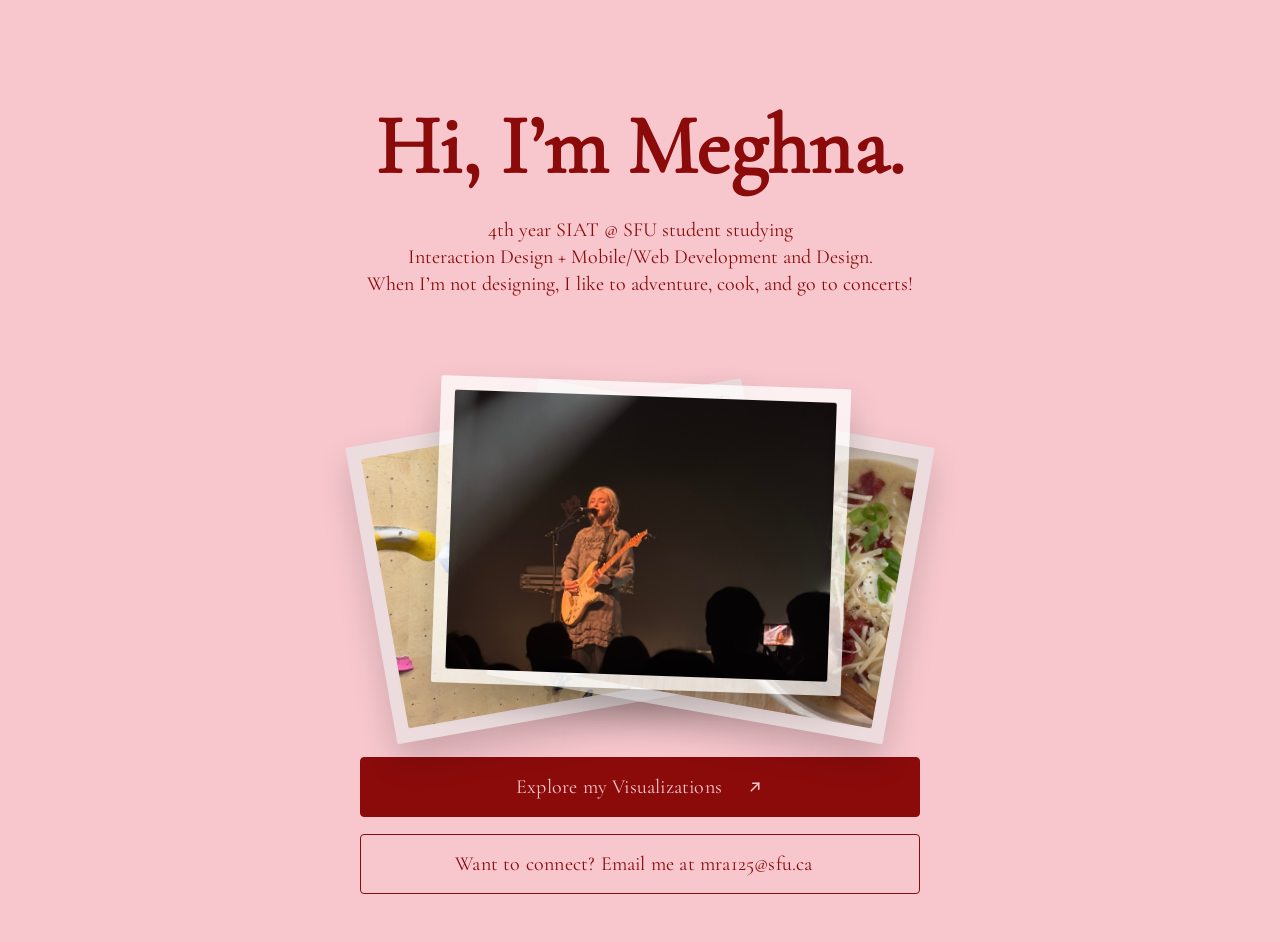
<file: index.html>
<!doctype html>
<html lang="en">
<head>
  <meta charset="utf-8" />
  <meta name="viewport" content="width=device-width, initial-scale=1" />
  <title>Meghna's Website!</title>
  <meta name="description" content="Personal website + visualization portfolio." />
  <link rel="stylesheet" href="style.css" />
  <script src="main.js" defer></script>
</head>
<body>

  <main class="page">
    <header class="hero">
      <h1 class="hero-title">Hi, I’m <span class="hero-name">Meghna</span>.</h1>

      <p class="hero-subtitle">
        4th year SIAT @ SFU student studying<br/>
        Interaction Design + Mobile/Web Development and Design.
        <br/>
        When I’m not designing, I like to adventure, cook, and go to concerts!
      </p>

<section class="photo-area" aria-label="Photo stack">
  
  <div
    id="photoStack"
    class="photo-stack"
  >
    <figure class="polaroid p-left">
      <img src="images/climbing.jpg" alt="Indoor bouldering/climbing photo" loading="lazy" />
    </figure>

    <figure class="polaroid p-center">
      <img src="images/concerts.jpg" alt="Concert photo with a performer on stage" loading="lazy" />
    </figure>

    <figure class="polaroid p-right">
      <img src="images/cooking.jpg" alt="Homemade meal photo (bowls of soup)" loading="lazy" />
    </figure>
  </div>
</section>


    <section class="cta-area" aria-label="Links">
      <a class="btn btn-primary" href="visualizations.html">
        Explore my Visualizations
        <span class="icon" aria-hidden="true">
        </span>
                  <svg viewBox="0 0 24 24" width="18" height="18">
            <path d="M7 17L17 7" fill="none" stroke="currentColor" stroke-width="2" stroke-linecap="round"/>
            <path d="M9 7h8v8" fill="none" stroke="currentColor" stroke-width="2" stroke-linecap="round"/>
          </svg>
      </a>


      <a class="btn btn-outline" href="mailto:mra125@sfu.ca">
        Want to connect? Email me at mra125@sfu.ca
        <span class="icon" aria-hidden="true">
        </span>
      </a>
    </section>
    </header>
  </main>
</body>
</html>
</file>
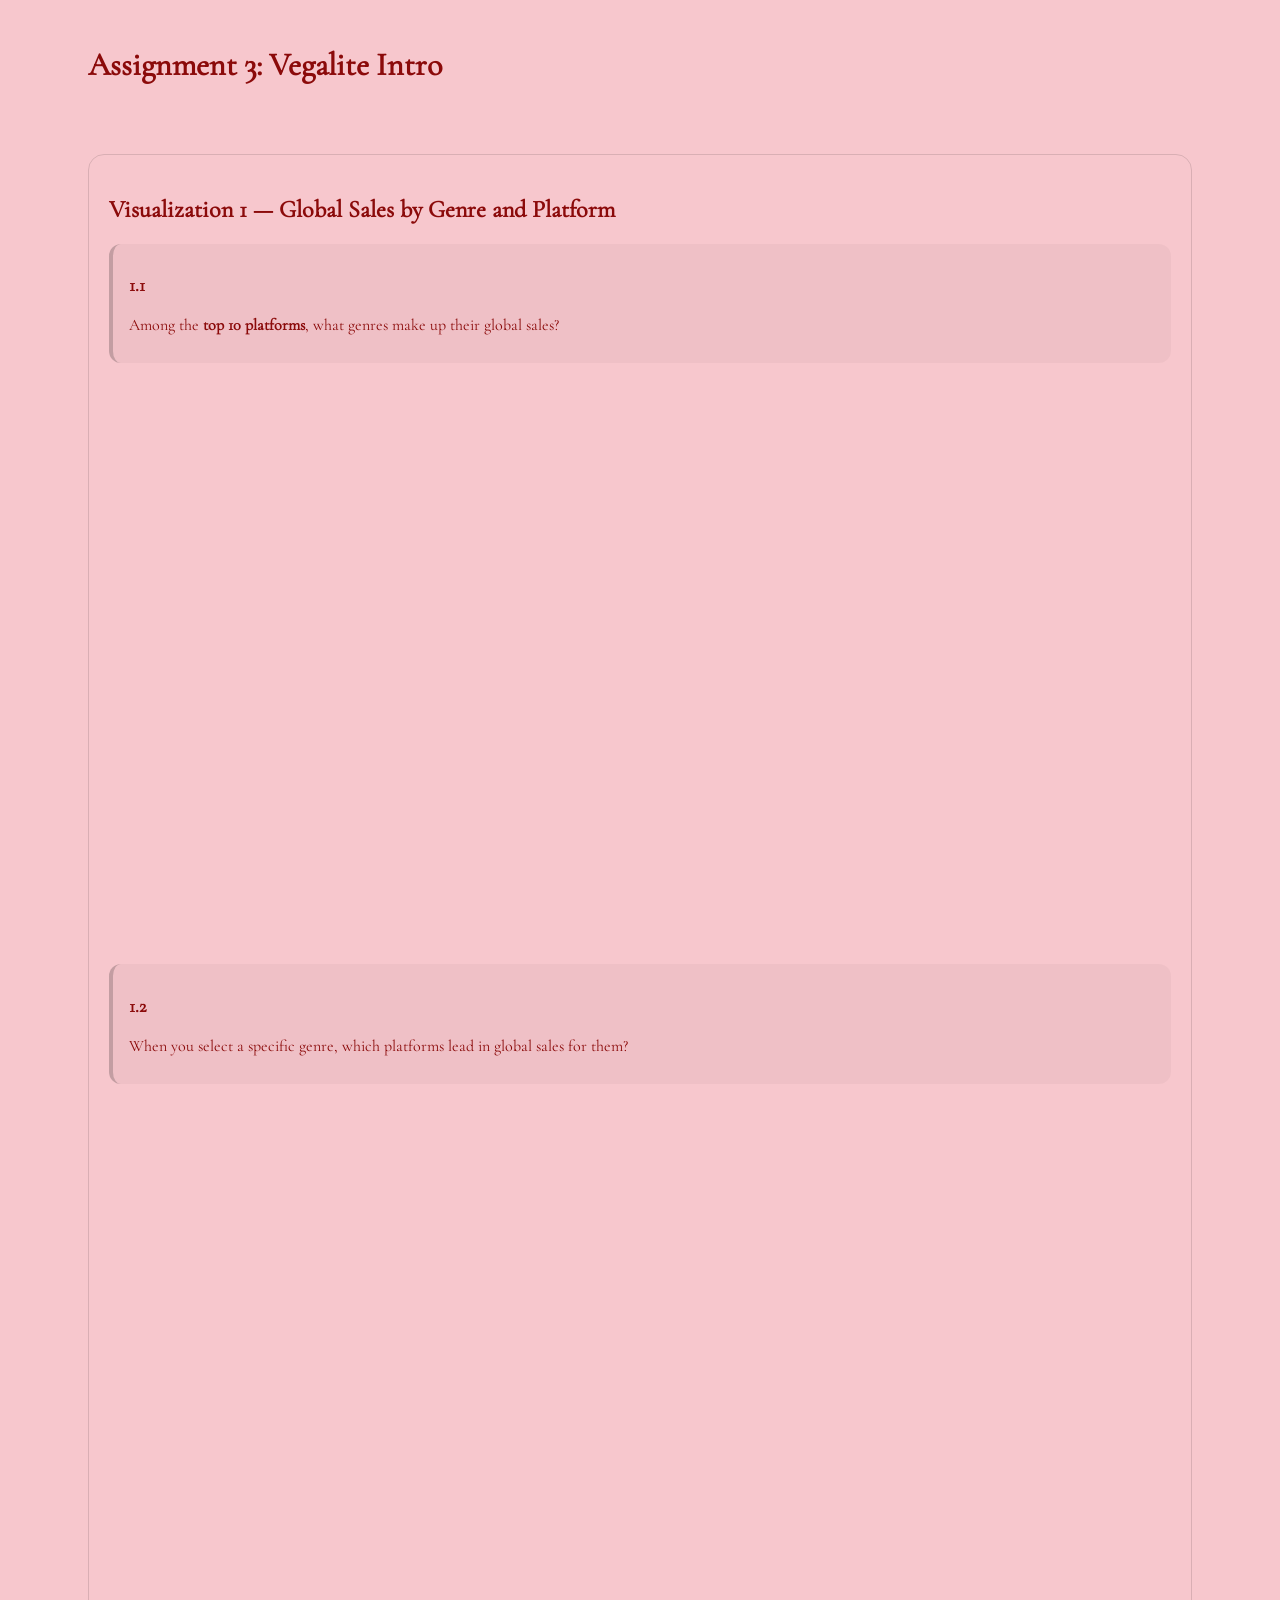
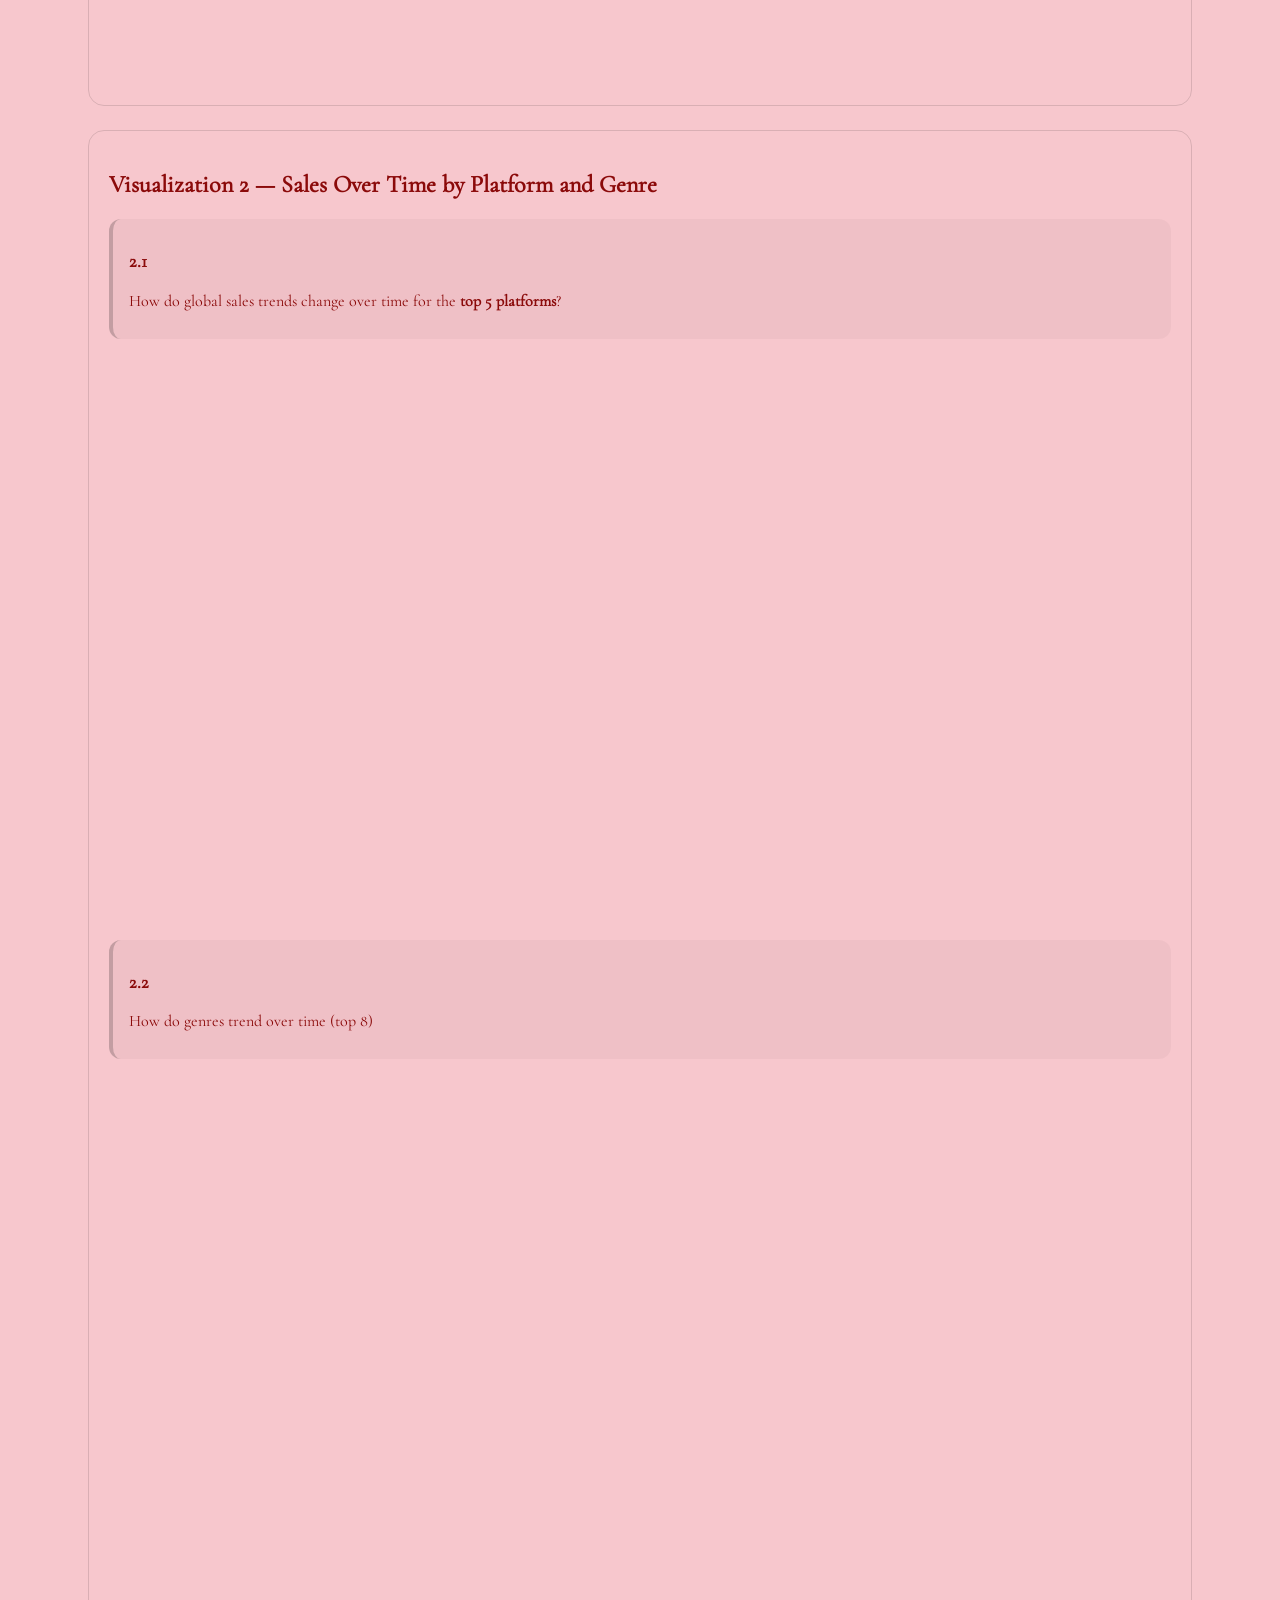
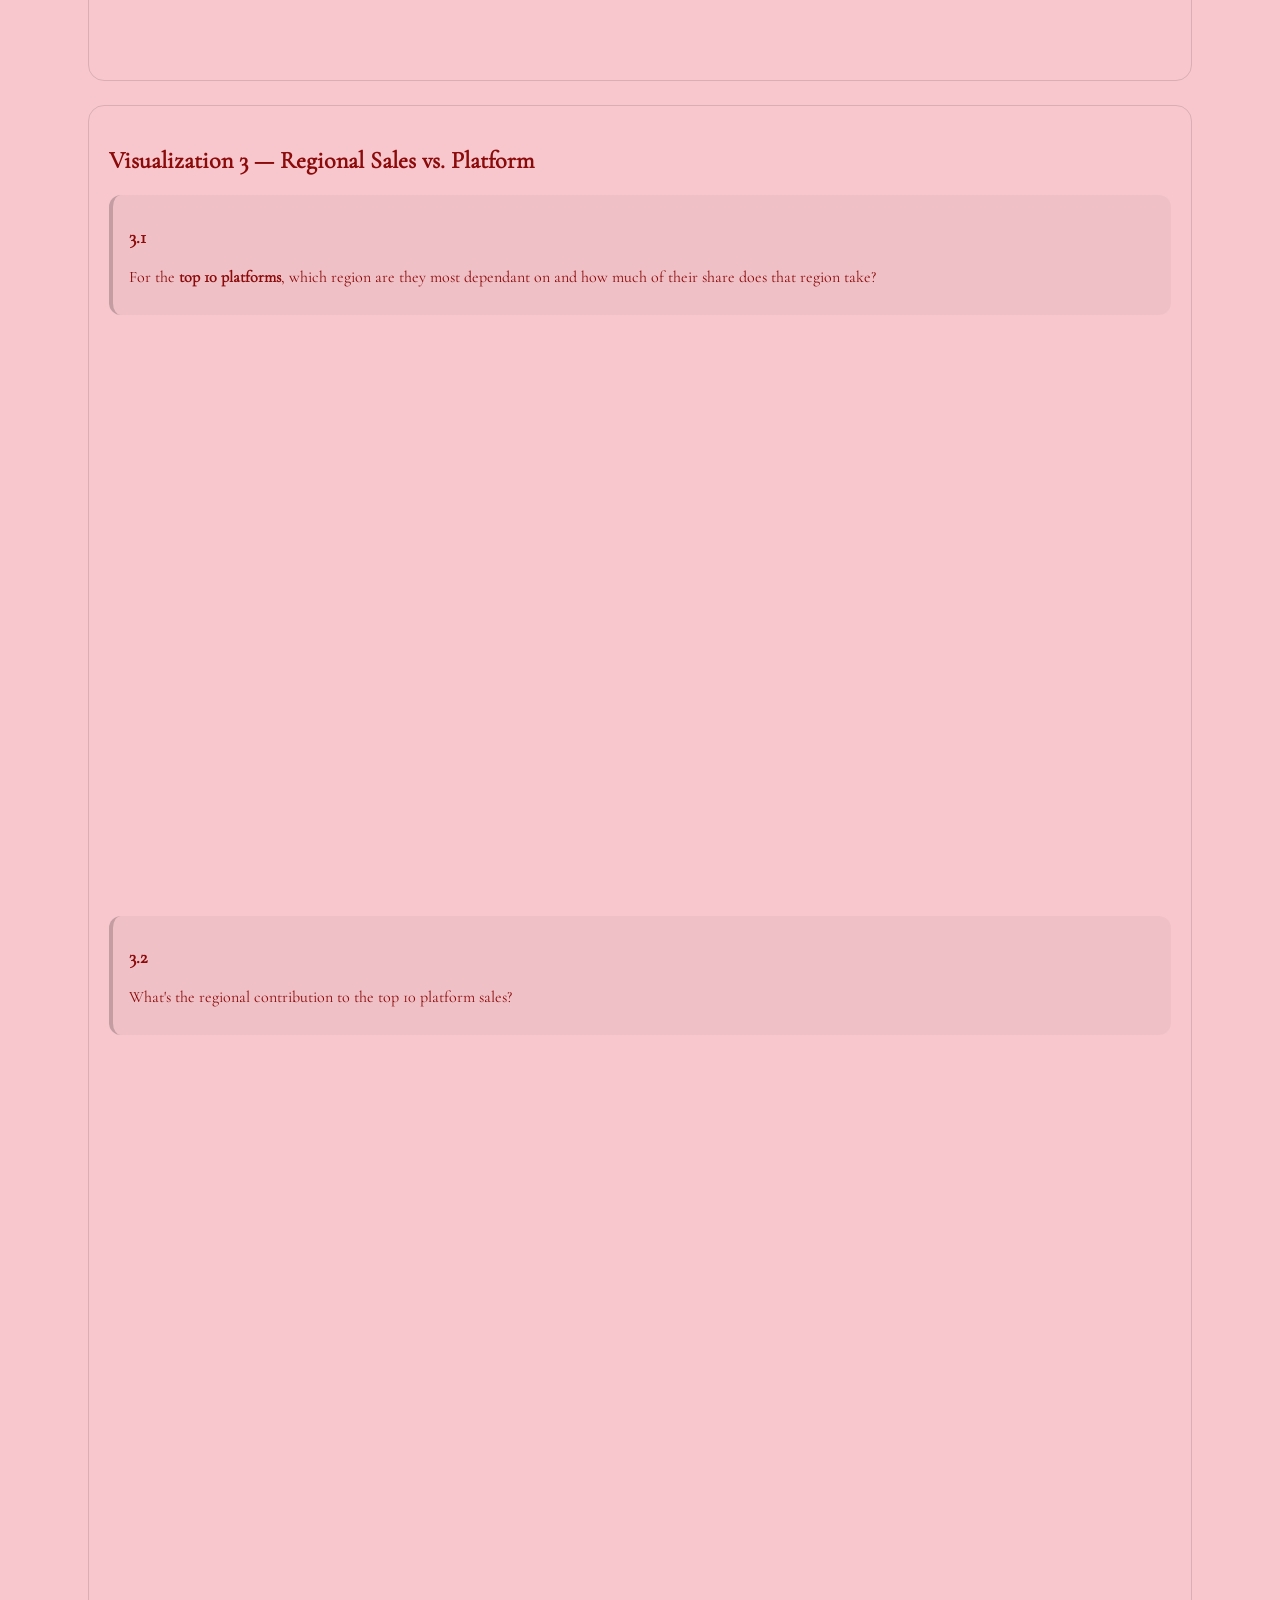
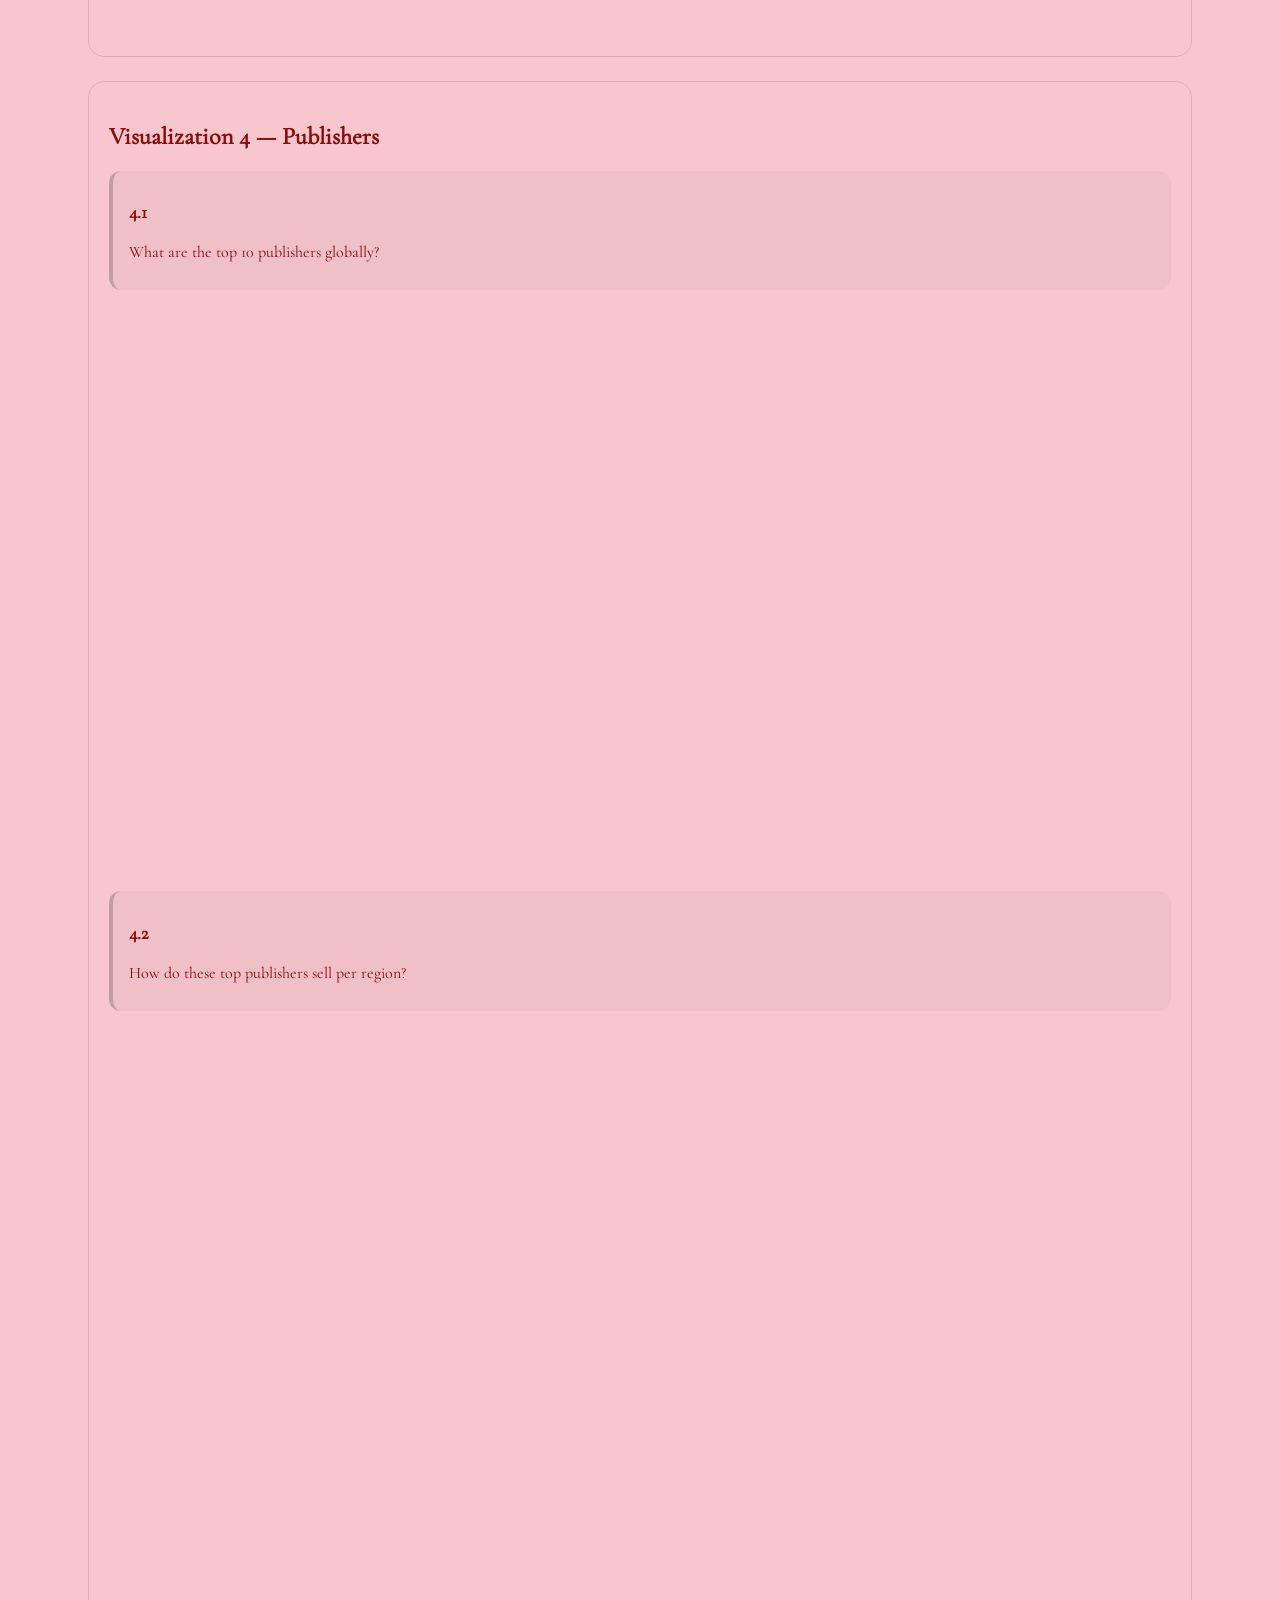
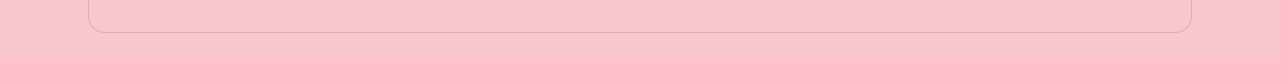
<file: a3.html>
<!doctype html>
<html lang="en">
  <head>
    <meta charset="utf-8" />
    <meta name="viewport" content="width=device-width, initial-scale=1" />
    <title>IAT355 — Assignment 3 (Vega-Lite)</title>

    <link rel="stylesheet" href="style.css" />
    <link rel="stylesheet" href="a3.css" />
  </head>

  <body>
    <header class="container">
      <h1>Assignment 3: Vegalite Intro</h1>
    </header>

    <main class="container stack">
      <section class="card">
        <h2>Visualization 1 — Global Sales by Genre and Platform</h2>

        <div class="prompt">
          <h3>1.1</h3>
          <p>Among the <strong>top 10 platforms</strong>, what genres make up their global sales?</p>
        </div>

        <div class="vis">
          <iframe
            title="vis1a"
            src="https://observablehq.com/embed/ccdc0da2b518829c@98?cells=vis1a"
            width="100%"
            height="560"
            frameborder="0"
            loading="lazy"
          ></iframe>
        </div>

        <div class="prompt">
          <h3>1.2</h3>
          <p>When you select a specific genre, which platforms lead in global sales for them?</p>
        </div>

        <div class="vis">
          <iframe
            title="vis1b"
            src="https://observablehq.com/embed/ccdc0da2b518829c@98?cells=vis1b"
            width="100%"
            height="560"
            frameborder="0"
            loading="lazy"
          ></iframe>
        </div>
      </section>

      <section class="card">
        <h2>Visualization 2 — Sales Over Time by Platform and Genre</h2>

        <div class="prompt">
          <h3>2.1</h3>
          <p>How do global sales trends change over time for the <strong>top 5 platforms</strong>?</p>
        </div>

        <div class="vis">
          <iframe
            title="vis2a"
            src="https://observablehq.com/embed/ccdc0da2b518829c@125?cells=vis2a"
            width="100%"
            height="560"
            frameborder="0"
            loading="lazy"
          ></iframe>
        </div>

        <div class="prompt">
          <h3>2.2</h3>
          <p>How do genres trend over time (top 8)</p>
        </div>

        <div class="vis">
          <iframe
            title="vis2b"
            src="https://observablehq.com/embed/ccdc0da2b518829c@125?cells=vis2b"
            width="100%"
            height="560"
            frameborder="0"
            loading="lazy"
          ></iframe>
        </div>
      </section>

      <section class="card">
        <h2>Visualization 3 — Regional Sales vs. Platform</h2>

        <div class="prompt">
          <h3>3.1</h3>
          <p>For the <strong>top 10 platforms</strong>, which region are they most dependant on and how much of their share does that region take?</p>
        </div>

        <div class="vis">
          <iframe
            title="vis3a"
            src="https://observablehq.com/embed/ccdc0da2b518829c@130?cells=vis3a"
            width="100%"
            height="560"
            frameborder="0"
            loading="lazy"
          ></iframe>
        </div>

        <div class="prompt">
          <h3>3.2</h3>
          <p>What's the regional contribution to the top 10 platform sales?</p>
        </div>

        <div class="vis">
          <iframe
            title="vis3b"
            src="https://observablehq.com/embed/ccdc0da2b518829c@130?cells=vis3b"
            width="100%"
            height="560"
            frameborder="0"
            loading="lazy"
          ></iframe>
        </div>
      </section>

      <section class="card">
        <h2>Visualization 4 — Publishers</h2>

        <div class="prompt">
          <h3>4.1</h3>
          <p>What are the top 10 publishers globally?</p>
        </div>

        <div class="vis">
          <iframe
            title="vis4a"
            src="https://observablehq.com/embed/ccdc0da2b518829c@125?cells=vis4a"
            width="100%"
            height="560"
            frameborder="0"
            loading="lazy"
          ></iframe>
        </div>

        <div class="prompt">
          <h3>4.2</h3>
          <p>How do these top publishers sell per region?</p>
        </div>

        <div class="vis">
          <iframe
            title="vis4b"
            src="https://observablehq.com/embed/ccdc0da2b518829c@125?cells=vis4b"
            width="100%"
            height="560"
            frameborder="0"
            loading="lazy"
          ></iframe>
        </div>
      </section>
    </main>
  </body>
</html>
</file>
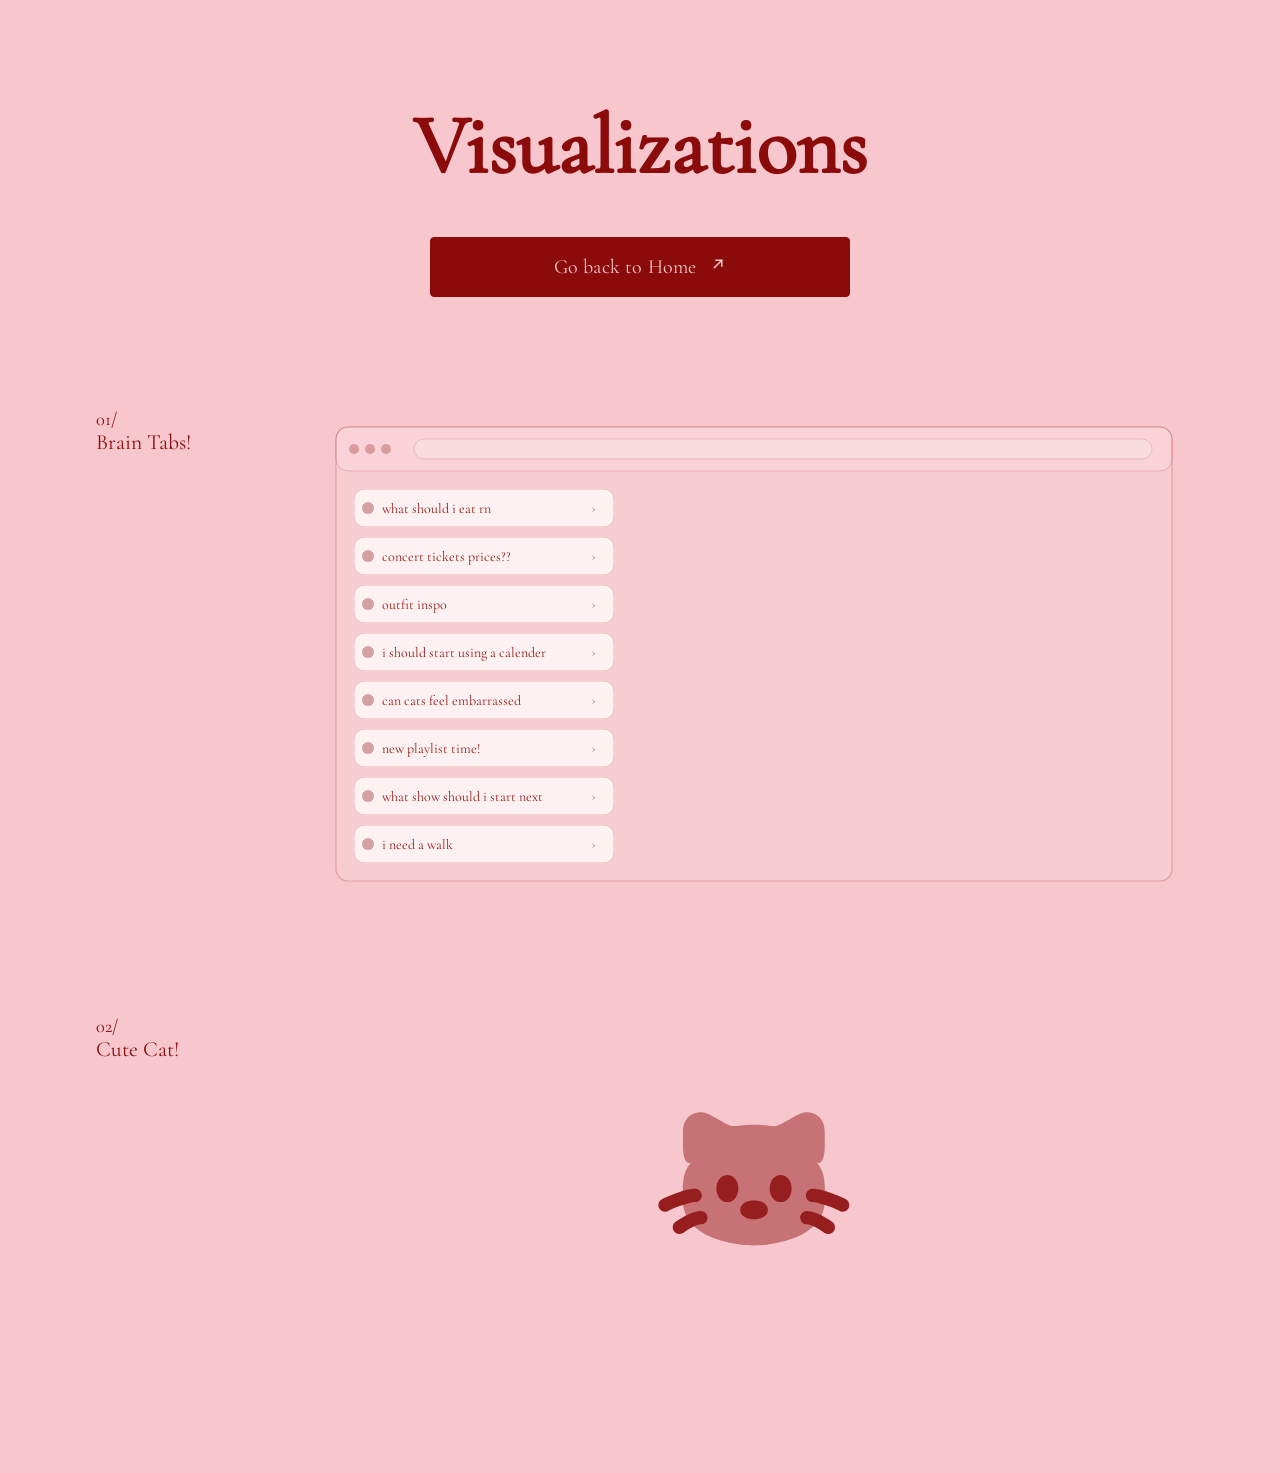
<file: visualizations.html>
<!doctype html>
<html lang="en">
<head>
  <meta charset="utf-8" />
  <meta name="viewport" content="width=device-width, initial-scale=1" />
  <title>Meghna's Visualizations!</title>
  <meta name="description" content="SVG visualization portfolio." />
  <link rel="stylesheet" href="style.css" />
  <script src="main.js" defer></script>
  <script src="vis.js" defer></script>
</head>

  <main class="page page-viz">
    <header class="viz-hero">
      <h1 class="viz-title">Visualizations</h1>

      <a class="btn btn-primary btn-back" href="index.html">
        Go back to Home
        <span class="icon" aria-hidden="true">
          <svg viewBox="0 0 24 24" width="18" height="18">
            <path d="M7 17L17 7" fill="none" stroke="currentColor" stroke-width="2" stroke-linecap="round"/>
            <path d="M9 7h8v8" fill="none" stroke="currentColor" stroke-width="2" stroke-linecap="round"/>
          </svg>
        </span>
      </a>
    </header>
<section class="viz-row">
  <div class="viz-label">
    <p class="viz-num">01/</p>
    <p class="viz-name">Brain Tabs!</p>
  </div>
  <div id="viz1" class="viz-canvas"></div>
</section>

<section class="viz-row">
  <div class="viz-label">
    <p class="viz-num">02/</p>
    <p class="viz-name">Cute Cat!</p>
  </div>
  <div id="viz2" class="viz-canvas"></div>
</section>

  </main>
</body>
</html>
</file>
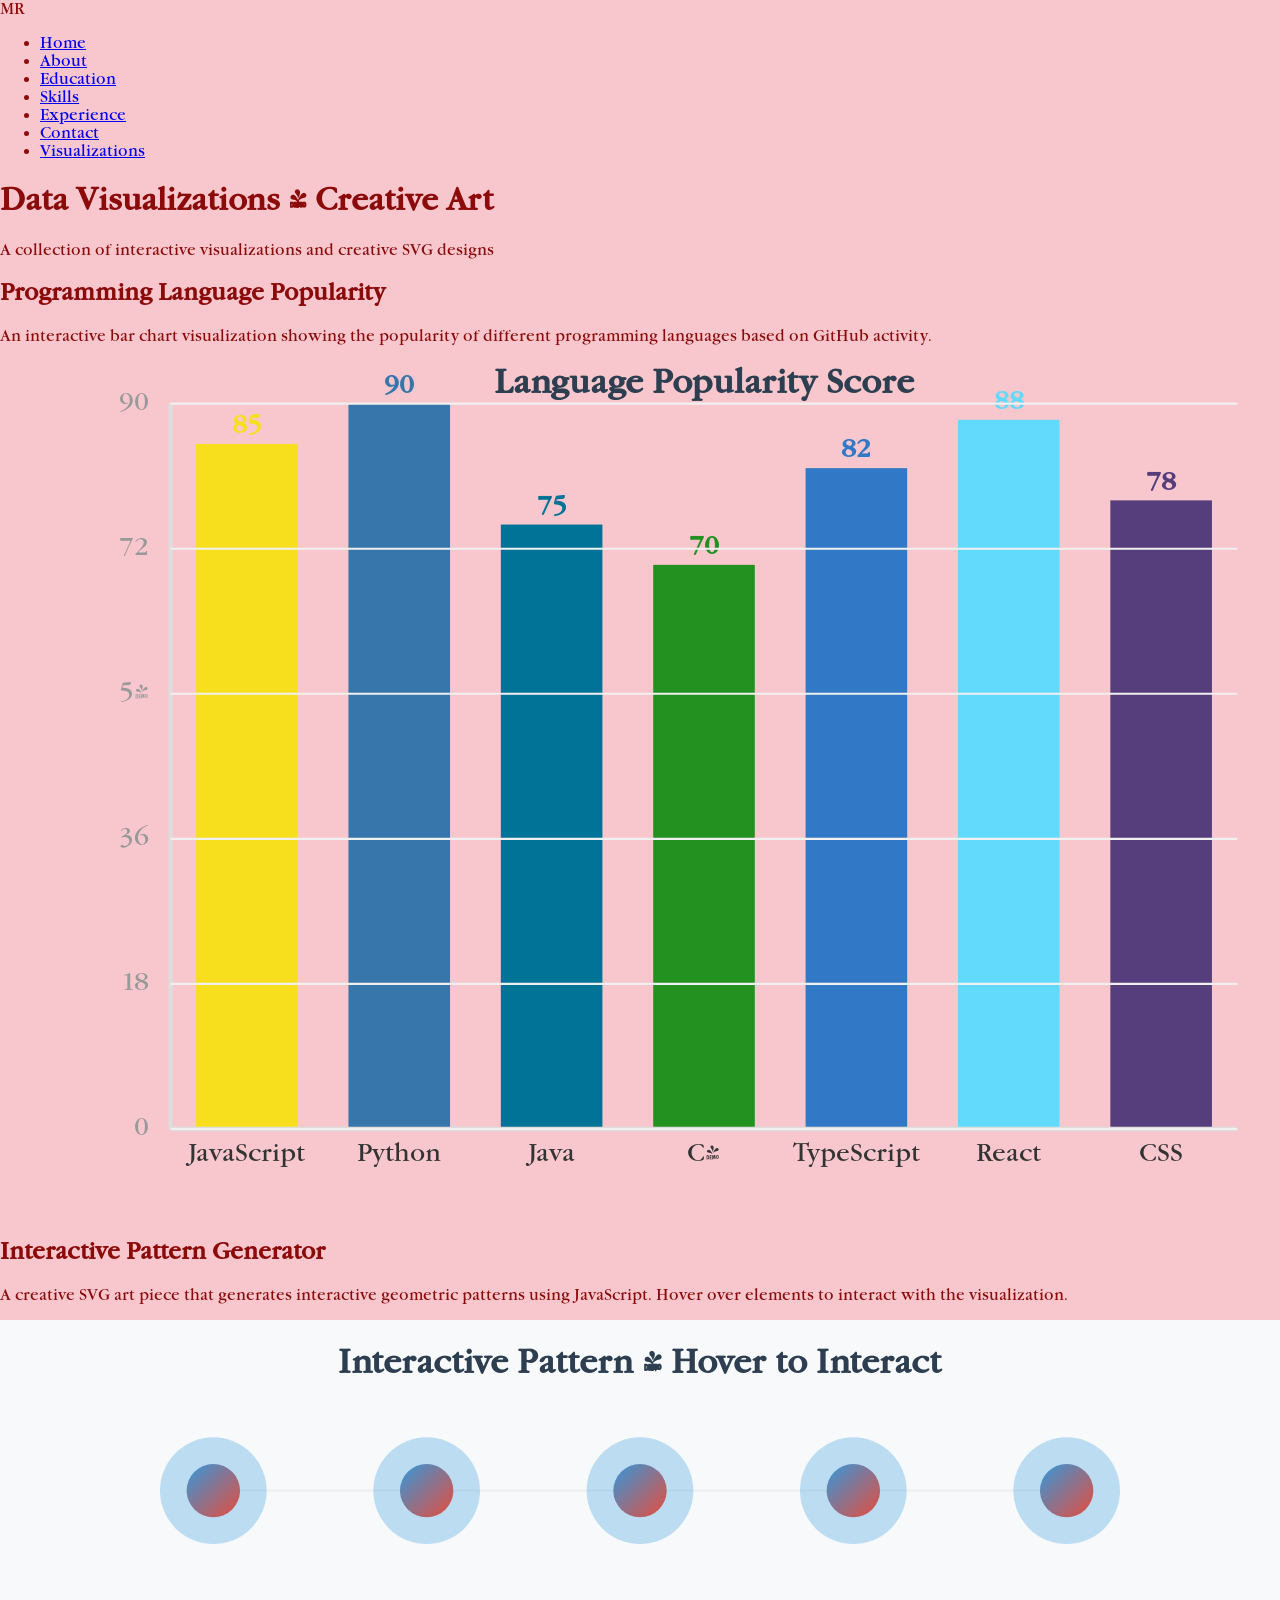
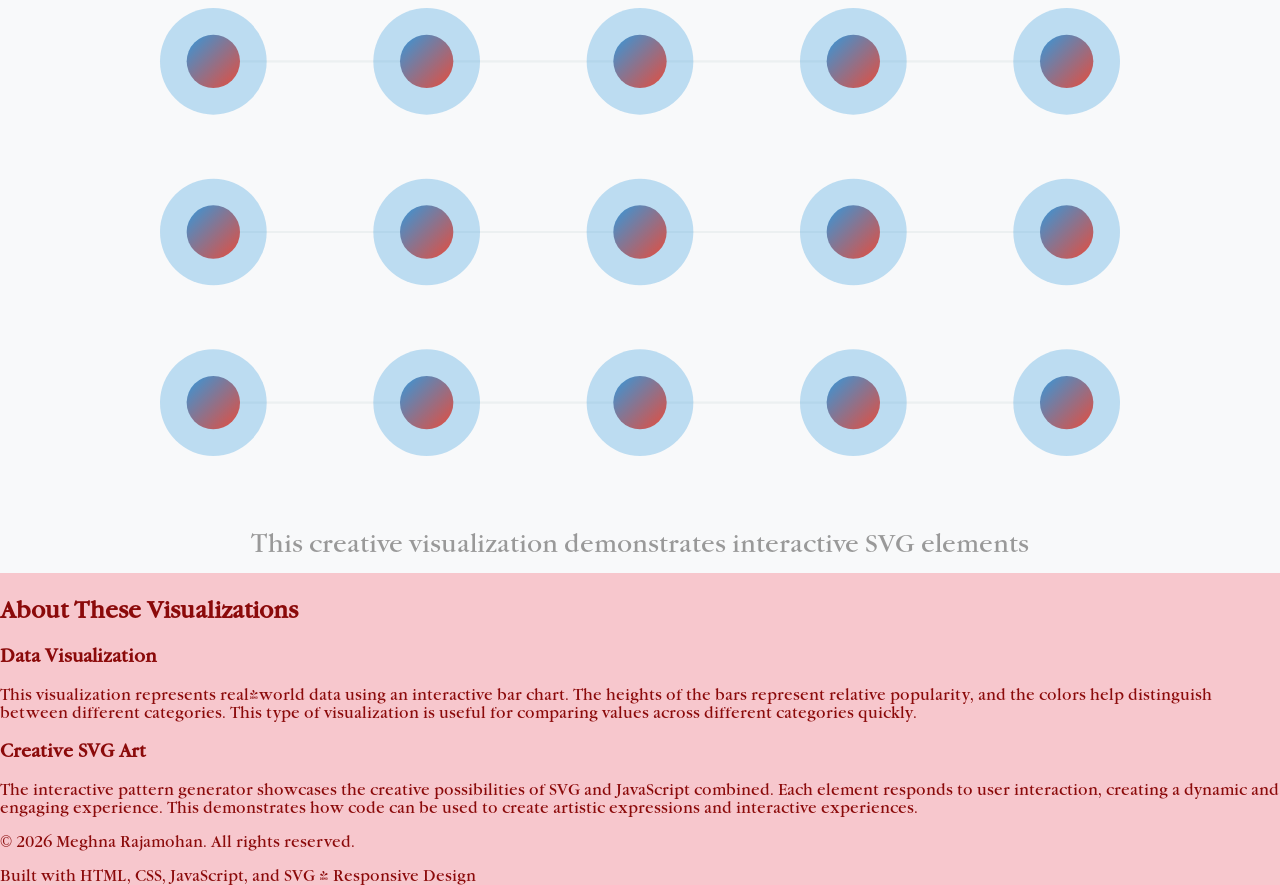
<file: A2-Personal-Website/visualizations.html>
<!DOCTYPE html>
<html lang="en">
<head>
    <meta charset="UTF-8">
    <meta name="viewport" content="width=device-width, initial-scale=1.0">
    <meta name="description" content="Data visualizations and creative SVG art">
    <title>Visualizations - Meghna Rajamohan</title>
    <link rel="stylesheet" href="style.css">
</head>
<body>
    <!-- Navigation -->
    <nav class="navbar">
        <div class="nav-container">
            <div class="logo">MR</div>
            <ul class="nav-menu">
                <li><a href="index.html" class="nav-link">Home</a></li>
                <li><a href="index.html#about" class="nav-link">About</a></li>
                <li><a href="index.html#education" class="nav-link">Education</a></li>
                <li><a href="index.html#skills" class="nav-link">Skills</a></li>
                <li><a href="index.html#experience" class="nav-link">Experience</a></li>
                <li><a href="index.html#contact" class="nav-link">Contact</a></li>
                <li><a href="visualizations.html" class="nav-link active">Visualizations</a></li>
            </ul>
            <div class="hamburger">
                <span></span>
                <span></span>
                <span></span>
            </div>
        </div>
    </nav>

    <!-- Main Content -->
    <main>
        <!-- Page Header -->
        <header class="page-header">
            <div class="container">
                <h1>Data Visualizations & Creative Art</h1>
                <p>A collection of interactive visualizations and creative SVG designs</p>
            </div>
        </header>

        <!-- Visualizations Container -->
        <section class="section visualizations">
            <div class="container">
                <!-- Visualization 1: Data Visualization -->
                <article class="visualization-card">
                    <div class="visualization-header">
                        <h2>Programming Language Popularity</h2>
                        <p class="description">An interactive bar chart visualization showing the popularity of different programming languages based on GitHub activity.</p>
                    </div>
                    <div class="visualization-container">
                        <svg id="dataVisualization" class="svg-visualization" preserveAspectRatio="xMidYMid meet"></svg>
                    </div>
                </article>

                <!-- Visualization 2: Creative SVG Art -->
                <article class="visualization-card">
                    <div class="visualization-header">
                        <h2>Interactive Pattern Generator</h2>
                        <p class="description">A creative SVG art piece that generates interactive geometric patterns using JavaScript. Hover over elements to interact with the visualization.</p>
                    </div>
                    <div class="visualization-container">
                        <svg id="creativeArt" class="svg-visualization" preserveAspectRatio="xMidYMid meet"></svg>
                    </div>
                </article>
            </div>
        </section>

        <!-- About Visualizations -->
        <section class="section visualization-info">
            <div class="container">
                <h2>About These Visualizations</h2>
                <div class="info-grid">
                    <div class="info-card">
                        <h3>Data Visualization</h3>
                        <p>This visualization represents real-world data using an interactive bar chart. The heights of the bars represent relative popularity, and the colors help distinguish between different categories. This type of visualization is useful for comparing values across different categories quickly.</p>
                    </div>
                    <div class="info-card">
                        <h3>Creative SVG Art</h3>
                        <p>The interactive pattern generator showcases the creative possibilities of SVG and JavaScript combined. Each element responds to user interaction, creating a dynamic and engaging experience. This demonstrates how code can be used to create artistic expressions and interactive experiences.</p>
                    </div>
                </div>
            </div>
        </section>
    </main>

    <!-- Footer -->
    <footer class="footer">
        <div class="container">
            <p>&copy; 2026 Meghna Rajamohan. All rights reserved.</p>
            <p>Built with HTML, CSS, JavaScript, and SVG | Responsive Design</p>
        </div>
    </footer>

    <script src="vis.js"></script>
    <script src="main.js"></script>
</body>
</html>
</file>
<file: style.css>
:root{
  --bg: #f7c7cd;         
  --ink: #8b0a0a;         
  --paper: rgba(255,255,255,.72);
  --paper-2: rgba(255,255,255,.62);
  --shadow: 0 18px 35px rgba(0,0,0,.18);

  --radius: 10px;
  --max: 1100px;
  --gutter: clamp(1.2rem, 4vw, 2.25rem);
}

@font-face {
  font-family: "Garamond Nova Pro";
  src: url("fonts/garamond-nova-pro.otf") format("opentype");
  font-weight: 400;
  font-style: normal;
  font-display: swap;
}

@font-face {
  font-family: "Cormorant Garamond Local";
  src: url("fonts/CormorantGaramond.ttf") format("truetype");
  font-weight: 400;
  font-style: normal;
  font-display: swap;
}


*{ box-sizing: border-box; }
html, body{ height: 100%; }
body{
  margin: 0;
  background: var(--bg);
  color: var(--ink);
  overflow-x: hidden;
}


body, button, input, textarea{
  font-family: "Cormorant Garamond Local", ui-serif, Georgia, "Times New Roman", serif;
}



.theme-pink a{ color: inherit; }

.page{
  width: min(var(--max), 100% - 2*var(--gutter));
  margin-inline: auto;
  padding: clamp(2rem, 5vw, 3.5rem) 0 3rem;
}



.hero{
  text-align: center;
  margin-top: clamp(0.2rem, 4vw, 2.5rem);
}

.hero-title{
  margin: 0;
  font-size: clamp(3.2rem, 8vw, 5.2rem);
  font-weight: 700;
  letter-spacing: .2px;
}

.hero-subtitle{
  margin: 1.25rem auto 0;
  width: min(720px, 92%);
  text-align: center;
  font-size: clamp(1rem, 1.6vw, 1.25rem);
  line-height: 1.35;
}

.photo-area{
  margin-top: clamp(2.2rem, 6vw, 3.2rem);
  position: relative;
  
}

.photo-area,
.photo-stack{
  overflow: visible;
}


.photo-stack{
  position: relative;
  width: min(900px, 92vw);
  height: clamp(240px, 33vw, 360px);
  margin: 0 auto;
  display: block;
  outline: none;
  cursor: pointer;
}


.polaroid{
  position: absolute;
  inset: 0;
  margin: auto;
  width: clamp(240px, 32vw, 420px);
  aspect-ratio: 4 / 3;
  background: var(--paper);
  box-shadow: var(--shadow);
  border-radius: 2px;
  padding: clamp(10px, 1.2vw, 14px);
  transform-origin: 50% 60%;
  will-change: transform;
}

.polaroid img{
  width: 100%;
  height: 100%;
  display: block;
  object-fit: cover;
  border-radius: 2px;
  background: rgba(0,0,0,.08);
}


.p-left{  z-index: 1; transform: translate(-16%, 70%) rotate(-10deg) scale(.98); background: rgba(230,230,230,.65); }
.p-center{z-index: 3; transform: translate(0%, 2%) rotate(2deg) scale(1.00); }
.p-right{ z-index: 2; transform: translate(16%, 10%) rotate(10deg) scale(.98); background: rgba(230,230,230,.65); }



.hover-frame{
  position: absolute;
  inset: 0;
  margin: auto;
  width: min(520px, 72vw);
  height: min(240px, 28vw);
  display: grid;
  place-items: center;
  background: var(--paper-2);
  box-shadow: var(--shadow);
  border-radius: 2px;
  transform: translate(0%, 8%);
  will-change: transform, opacity;
}

.hover-frame span{
  font-size: clamp(1.1rem, 2vw, 1.45rem);
}

.expanded-note{
  position: absolute;
  right: clamp(0rem, 2vw, 1rem);
  top: clamp(11rem, 28vw, 18rem);
  width: min(360px, 85vw);
  margin: 0;
  font-size: clamp(1rem, 1.8vw, 1.25rem);
  font-style: italic;
  transform: rotate(8deg);
  opacity: 0;
  pointer-events: none;
  will-change: opacity, transform;
}


.cta-area{
  margin-top: clamp(2rem, 6vw, 3rem);
  display: grid;
  gap: 1.1rem;
  justify-items: center;
}

.btn{
  display: inline-flex;
  align-items: center;
  justify-content: center;
  gap: .75rem;
  text-decoration: none;
  padding: 1.05rem 1.4rem;
  border-radius: 4px;
  font-size: clamp(1rem, 1.6vw, 1.25rem);
  letter-spacing: .2px;
  min-width: min(560px, 92vw);
}

.btn-primary{
  background: var(--ink);
  color: var(--bg);
  border: 1px solid var(--ink);
}

.btn-outline{
  background: transparent;
  color: var(--ink);
  border: 1px solid var(--ink);
}

.btn{
  transition: opacity 0.18s ease;
}

.btn:hover{
  opacity: 0.85;
}

.btn:active{
  opacity: 0.78;
}


.btn:focus-visible{
  outline: 2px solid rgba(139,10,10,.35);
  outline-offset: 3px;
}


.page-viz{
  padding-top: clamp(2rem, 6vw, 3.5rem);
}

.viz-hero{
  position: relative;
  text-align: center;
  margin-top: clamp(1.5rem, 4vw, 2.5rem);
}

.viz-title{
  margin: 0;
  font-size: clamp(3.2rem, 8vw, 5.2rem);
  font-weight: 700;
}

.btn-back{
  margin-top: clamp(1.5rem, 4vw, 2.5rem);
  width: min(420px, 70vw);
  min-width: unset;
}


.viz-row{
  display: grid;
  grid-template-columns: 180px 1fr;
  gap: clamp(1rem, 4vw, 3rem);
  align-items: start;
  margin-top: clamp(5rem, 12vw, 7rem);
}

.viz-label{
  padding-left: .4rem;
}

.viz-num, .viz-name{
  margin: 0;
  line-height: 1.15;
}

.viz-num{
  font-size: 1.15rem;
}

.viz-name{
  font-size: 1.35rem;
}

.viz-canvas{
  min-height: clamp(20rem, 32vw, 30rem);
overflow: visible;
}

@media (max-width: 760px){
  .viz-row{
    grid-template-columns: 1fr;
  }
  .viz-label{
    padding-left: 0;
  }
}
.d3-card{
  background: var(--paper);
  box-shadow: var(--shadow);
  border-radius: var(--radius);
  padding: clamp(1rem, 2vw, 1.5rem);
}

.d3-topbar{
  display: flex;
  justify-content: flex-end;
  margin-bottom: 1rem;
}

.d3-status{
  margin: 0;
  padding: 0.45rem 0.8rem;
  border: 1px solid rgba(139,10,10,.2);
  background: rgba(255,255,255,.55);
  border-radius: 999px;
  font-size: 1rem;
}

#d3-container{
  width: 100%;
}

#d3-container svg{
  display: block;
  width: 100%;
  max-width: 800px;
  height: auto;
  margin: 0 auto;
  background: rgba(255,255,255,.45);
  border: 1px solid rgba(139,10,10,.18);
  border-radius: var(--radius);
  box-shadow: inset 0 0 0 1px rgba(255,255,255,.2);
}

.hero-subtitle{
  max-width: 42rem;
}
</file>
<file: a3.css>
.container {
  max-width: 72rem;
  margin: 0 auto;
  padding: 1.5rem;
}

.nav a {
  text-decoration: none;
}

.subhead {
  opacity: 0.85;
  margin-top: 0.5rem;
}

.stack {
  display: grid;
  gap: 1.5rem;
}

.card {
  border: 0.0625rem solid rgba(0, 0, 0, 0.12);
  border-radius: 1rem;
  padding: 1.25rem;
}

.prompt {
  margin-top: 1rem;
  margin-bottom: 0.75rem;
  padding: 0.75rem 1rem;
  border-left: 0.25rem solid rgba(0, 0, 0, 0.18);
  background: rgba(0, 0, 0, 0.03);
  border-radius: 0.75rem;
}

.vis {
  margin-top: 0.75rem;
  margin-bottom: 1.5rem;
}

.footer {
  opacity: 0.7;
  padding-bottom: 2rem;
}
</file>
<file: A2-Personal-Website/style.css>
:root{
  --bg: #f7c7cd;          /* soft pink */
  --ink: #8b0a0a;         /* deep maroon */
  --paper: rgba(255,255,255,.72);
  --paper-2: rgba(255,255,255,.62);
  --shadow: 0 18px 35px rgba(0,0,0,.18);

  --radius: 10px;
  --max: 1100px;
  --gutter: clamp(1.2rem, 4vw, 2.25rem);
}

@font-face {
  font-family: "Garamond Nova Pro";
  src: url("fonts/garamond-nova-pro.otf") format("opentype");
  font-weight: 400;
  font-style: normal;
  font-display: swap;
}


*{ box-sizing: border-box; }
html, body{ height: 100%; }
body{
  margin: 0;
  background: var(--bg);
  color: var(--ink);
  overflow-x: hidden;
}

/* Serif look similar to your mockups */
body, button, input, textarea{
  font-family: "Garamond Nova Pro", ui-serif, "Iowan Old Style", "Palatino Linotype",
    Palatino, Georgia, "Times New Roman", serif;
}

.theme-pink a{ color: inherit; }

.page{
  width: min(var(--max), 100% - 2*var(--gutter));
  margin-inline: auto;
  padding: clamp(2rem, 5vw, 3.5rem) 0 3rem;
}

/* top-left lips mark */
.mark{
  position: fixed;
  top: 1.5rem;
  left: 1.5rem;
  color: var(--ink);
  text-decoration: none;
  z-index: 50;
}

/* --- HOME --- */
.hero{
  text-align: center;
  margin-top: clamp(1.5rem, 4vw, 2.5rem);
}

.hero-title{
  margin: 0;
  font-size: clamp(3.2rem, 8vw, 5.2rem);
  font-weight: 700;
  letter-spacing: .2px;
}

.hero-subtitle{
  margin: 1.25rem auto 0;
  width: min(720px, 92%);
  text-align: right;
  font-size: clamp(1rem, 1.6vw, 1.25rem);
  line-height: 1.35;
}

/* photo area */
.photo-area{
  margin-top: clamp(2.2rem, 6vw, 3.2rem);
  position: relative;
}

.photo-stack{
  position: relative;
  width: min(900px, 92vw);
  height: clamp(240px, 33vw, 360px);
  margin: 0 auto;
  display: block;
  outline: none;
  cursor: pointer;
}

/* Polaroid frame */
.polaroid{
  position: absolute;
  inset: 0;
  margin: auto;
  width: clamp(240px, 32vw, 420px);
  aspect-ratio: 4 / 3;
  background: var(--paper);
  box-shadow: var(--shadow);
  border-radius: 2px;
  padding: clamp(10px, 1.2vw, 14px);
  transform-origin: 50% 60%;
  will-change: transform;
}

.polaroid img{
  width: 100%;
  height: 100%;
  display: block;
  object-fit: cover;
  border-radius: 2px;
  background: rgba(0,0,0,.08);
}

/* initial stacked positions (these match the “collapsed” PDF vibe) */
.p-left{  z-index: 1; transform: translate(-16%, 10%) rotate(-10deg) scale(.98); background: rgba(230,230,230,.65); }
.p-center{z-index: 3; transform: translate(0%, 2%) rotate(2deg) scale(1.00); }
.p-right{ z-index: 2; transform: translate(16%, 10%) rotate(10deg) scale(.98); background: rgba(230,230,230,.65); }

/* Hover frame overlay */
.hover-frame{
  position: absolute;
  inset: 0;
  margin: auto;
  width: min(520px, 72vw);
  height: min(240px, 28vw);
  display: grid;
  place-items: center;
  background: var(--paper-2);
  box-shadow: var(--shadow);
  border-radius: 2px;
  transform: translate(0%, 8%);
  will-change: transform, opacity;
}

.hover-frame span{
  font-size: clamp(1.1rem, 2vw, 1.45rem);
}

/* Expanded note (hidden until expanded) */
.expanded-note{
  position: absolute;
  right: clamp(0rem, 2vw, 1rem);
  top: clamp(11rem, 28vw, 18rem);
  width: min(360px, 85vw);
  margin: 0;
  font-size: clamp(1rem, 1.8vw, 1.25rem);
  font-style: italic;
  transform: rotate(8deg);
  opacity: 0;
  pointer-events: none;
  will-change: opacity, transform;
}

/* CTA buttons */
.cta-area{
  margin-top: clamp(2rem, 6vw, 3rem);
  display: grid;
  gap: 1.1rem;
  justify-items: center;
}

.btn{
  display: inline-flex;
  align-items: center;
  justify-content: center;
  gap: .75rem;
  text-decoration: none;
  padding: 1.05rem 1.4rem;
  border-radius: 4px;
  font-size: clamp(1rem, 1.6vw, 1.25rem);
  letter-spacing: .2px;
  min-width: min(560px, 92vw);
}

.btn-primary{
  background: var(--ink);
  color: var(--bg);
  border: 1px solid var(--ink);
}

.btn-outline{
  background: transparent;
  color: var(--ink);
  border: 1px solid var(--ink);
}

.btn .icon{ display: inline-grid; place-items: center; }
.btn:hover{ transform: translateY(-1px); }
.btn:active{ transform: translateY(0px); }

.btn:focus-visible{
  outline: 2px solid rgba(139,10,10,.35);
  outline-offset: 3px;
}

/* --- VISUALIZATIONS PAGE --- */
.page-viz{
  padding-top: clamp(2rem, 6vw, 3.5rem);
}

.viz-hero{
  position: relative;
  text-align: center;
  margin-top: clamp(1.5rem, 4vw, 2.5rem);
}

.viz-title{
  margin: 0;
  font-size: clamp(3.2rem, 8vw, 5.2rem);
  font-weight: 700;
}

.btn-back{
  margin-top: clamp(1.5rem, 4vw, 2.5rem);
  width: min(420px, 70vw);
  min-width: unset;
}

/* label-left + big blank-right area */
.viz-row{
  display: grid;
  grid-template-columns: 180px 1fr;
  gap: clamp(1rem, 4vw, 3rem);
  align-items: start;
  margin-top: clamp(5rem, 12vw, 7rem);
}

.viz-label{
  padding-left: .4rem;
}

.viz-num, .viz-name{
  margin: 0;
  line-height: 1.15;
}

.viz-num{
  font-size: 1.15rem;
}

.viz-name{
  font-size: 1.35rem;
}

.viz-canvas{
  min-height: clamp(240px, 32vw, 360px);
  /* Intentionally blank (your PDF shows empty space).
     When you add SVGs, they’ll appear here. */
}

@media (max-width: 760px){
  .viz-row{
    grid-template-columns: 1fr;
  }
  .viz-label{
    padding-left: 0;
  }
}
</file>
